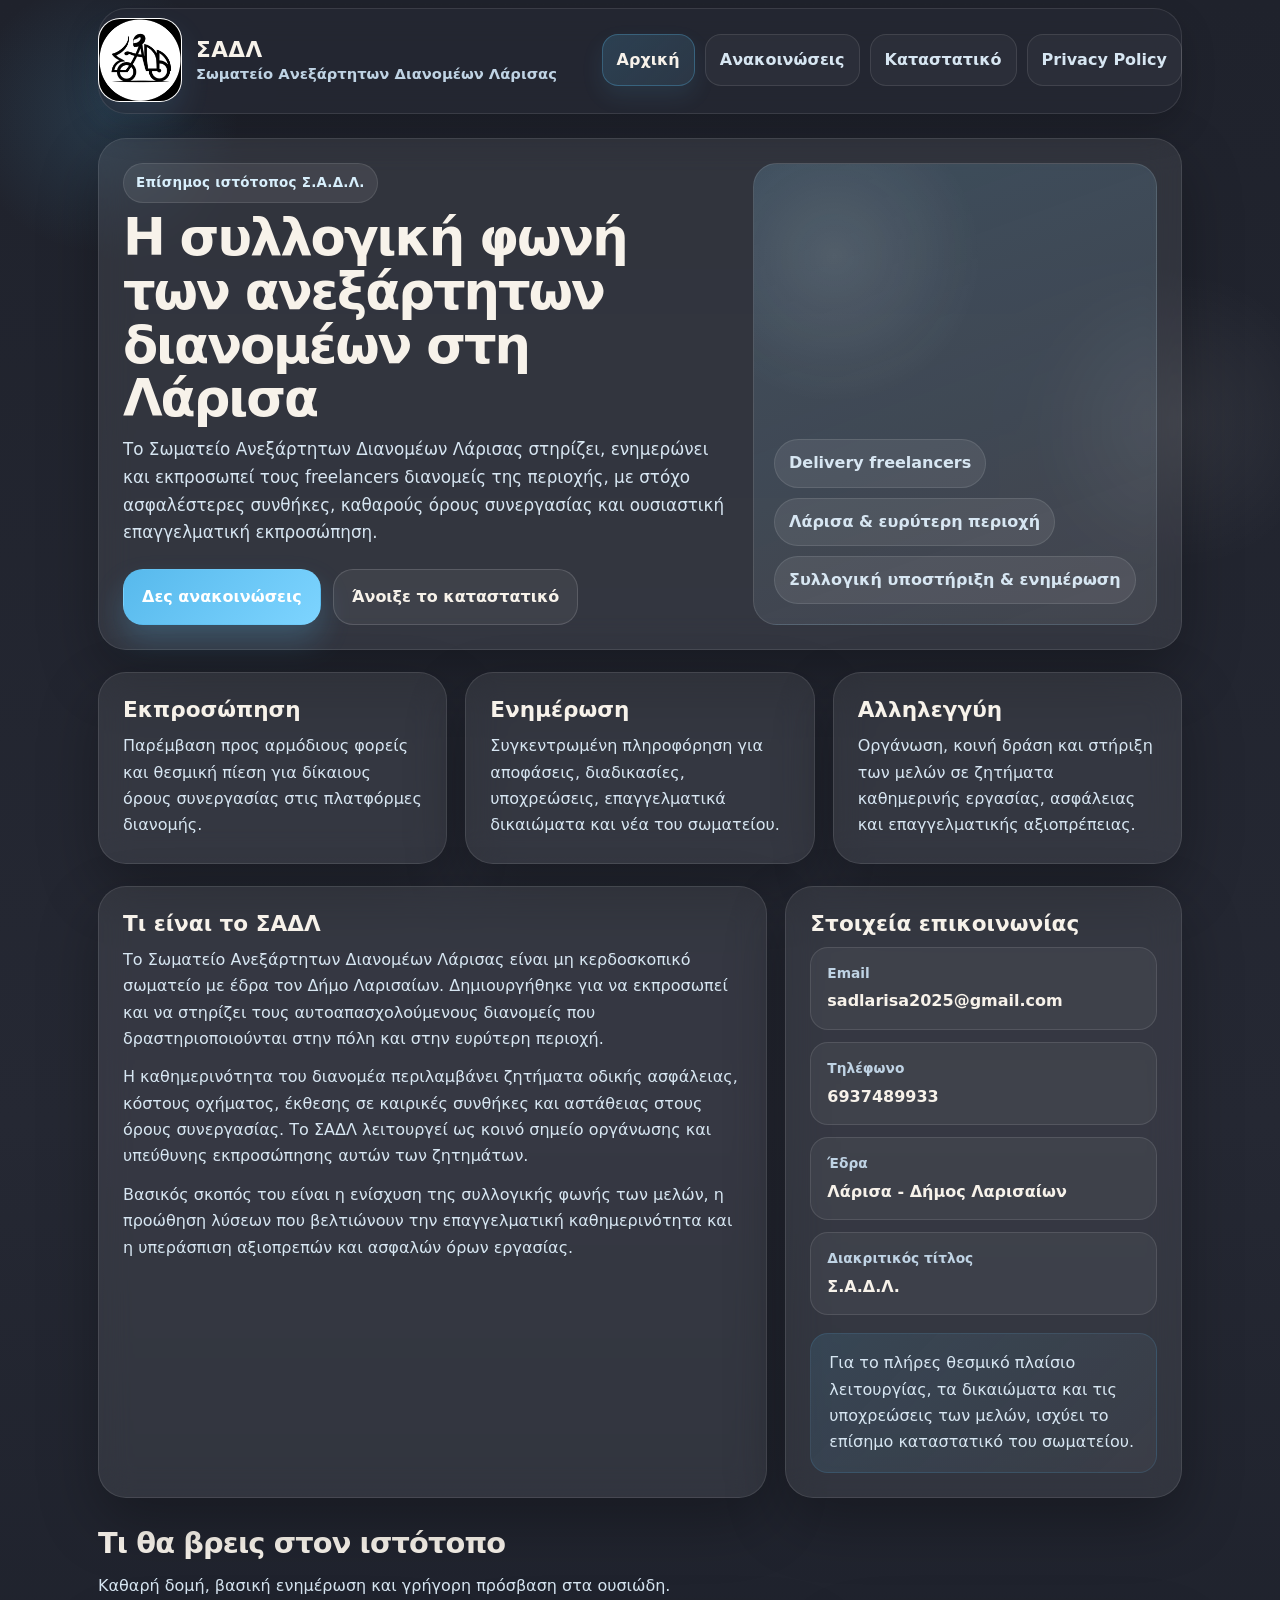
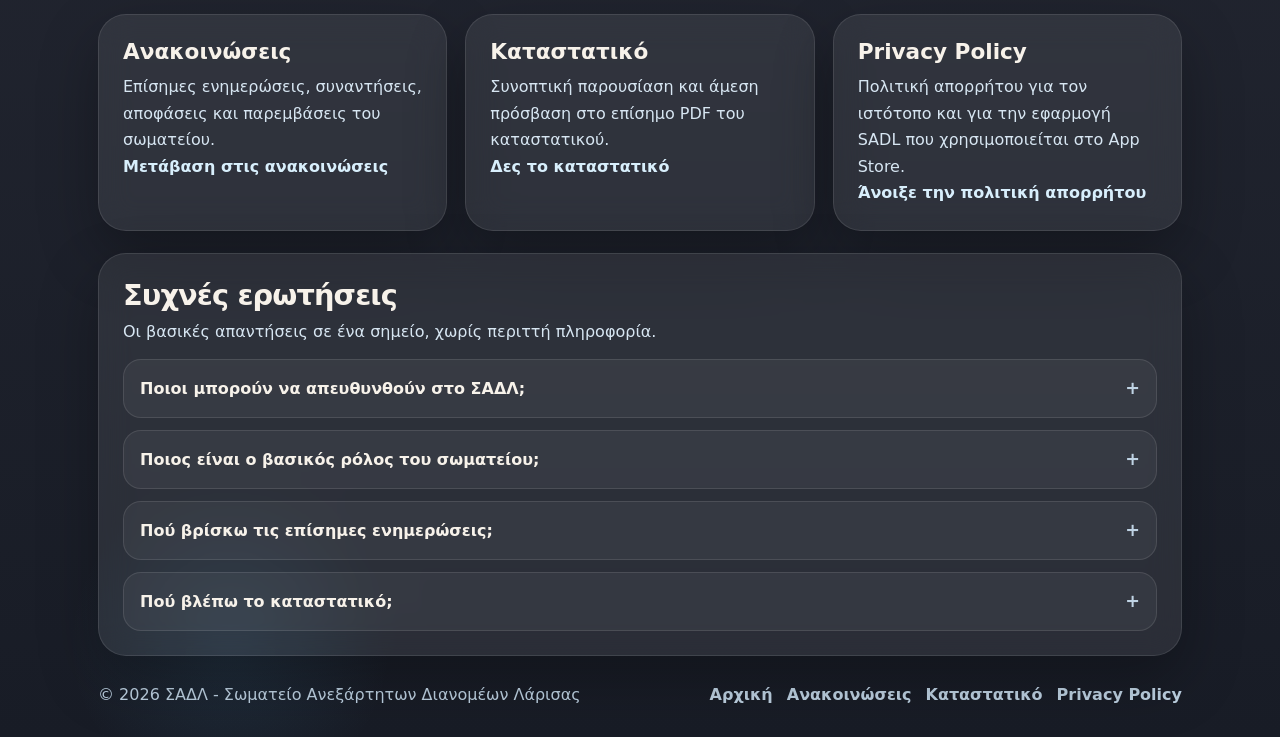
<file: index.html>
﻿<!DOCTYPE html>
<html lang="el">
<head>
  <meta charset="UTF-8" />
  <meta name="viewport" content="width=device-width, initial-scale=1.0" />
  <title>ΣΑΔΛ - Σωματείο Ανεξάρτητων Διανομέων Λάρισας</title>
  <meta name="description" content="Επίσημος ιστότοπος του Σωματείου Ανεξάρτητων Διανομέων Λάρισας (ΣΑΔΛ) με ενημέρωση, ανακοινώσεις, καταστατικό και στοιχεία επικοινωνίας." />
  <link rel="stylesheet" href="styles.css" />
</head>
<body>
  <div class="site-shell">
    <header class="topbar shell">
      <a class="brand" href="index.html" aria-label="ΣΑΔΛ αρχική">
        <span class="brand-mark"><img src="photo.jpg" alt="Λογότυπο ΣΑΔΛ" /></span>
        <span class="brand-copy"><strong>ΣΑΔΛ</strong><span>Σωματείο Ανεξάρτητων Διανομέων Λάρισας</span></span>
      </a>
      <nav class="topnav" aria-label="Κύρια πλοήγηση">
        <a class="is-active" href="index.html">Αρχική</a>
        <a href="anakoinoseis.html">Ανακοινώσεις</a>
        <a href="katastatiko.html">Καταστατικό</a>
        <a href="privacy.html">Privacy Policy</a>
      </nav>
    </header>
    <main class="shell">
      <section class="hero card">
        <div class="hero-copy">
          <span class="eyebrow">Επίσημος ιστότοπος Σ.Α.Δ.Λ.</span>
          <h1>Η συλλογική φωνή των ανεξάρτητων διανομέων στη Λάρισα</h1>
          <p class="lead">Το Σωματείο Ανεξάρτητων Διανομέων Λάρισας στηρίζει, ενημερώνει και εκπροσωπεί τους freelancers διανομείς της περιοχής, με στόχο ασφαλέστερες συνθήκες, καθαρούς όρους συνεργασίας και ουσιαστική επαγγελματική εκπροσώπηση.</p>
          <div class="cta-row">
            <a class="btn btn-primary" href="anakoinoseis.html">Δες ανακοινώσεις</a>
            <a class="btn" href="katastatiko.html">Άνοιξε το καταστατικό</a>
          </div>
        </div>
        <div class="hero-panel">
          <div class="info-stack">
            <div class="info-pill">Delivery freelancers</div>
            <div class="info-pill">Λάρισα & ευρύτερη περιοχή</div>
            <div class="info-pill">Συλλογική υποστήριξη & ενημέρωση</div>
          </div>
        </div>
      </section>
      <section class="grid-3 section-gap">
        <article class="card feature-card"><h2>Εκπροσώπηση</h2><p>Παρέμβαση προς αρμόδιους φορείς και θεσμική πίεση για δίκαιους όρους συνεργασίας στις πλατφόρμες διανομής.</p></article>
        <article class="card feature-card"><h2>Ενημέρωση</h2><p>Συγκεντρωμένη πληροφόρηση για αποφάσεις, διαδικασίες, υποχρεώσεις, επαγγελματικά δικαιώματα και νέα του σωματείου.</p></article>
        <article class="card feature-card"><h2>Αλληλεγγύη</h2><p>Οργάνωση, κοινή δράση και στήριξη των μελών σε ζητήματα καθημερινής εργασίας, ασφάλειας και επαγγελματικής αξιοπρέπειας.</p></article>
      </section>
      <section class="content-grid section-gap">
        <article class="card prose-card">
          <h2>Τι είναι το ΣΑΔΛ</h2>
          <p>Το Σωματείο Ανεξάρτητων Διανομέων Λάρισας είναι μη κερδοσκοπικό σωματείο με έδρα τον Δήμο Λαρισαίων. Δημιουργήθηκε για να εκπροσωπεί και να στηρίζει τους αυτοαπασχολούμενους διανομείς που δραστηριοποιούνται στην πόλη και στην ευρύτερη περιοχή.</p>
          <p>Η καθημερινότητα του διανομέα περιλαμβάνει ζητήματα οδικής ασφάλειας, κόστους οχήματος, έκθεσης σε καιρικές συνθήκες και αστάθειας στους όρους συνεργασίας. Το ΣΑΔΛ λειτουργεί ως κοινό σημείο οργάνωσης και υπεύθυνης εκπροσώπησης αυτών των ζητημάτων.</p>
          <p>Βασικός σκοπός του είναι η ενίσχυση της συλλογικής φωνής των μελών, η προώθηση λύσεων που βελτιώνουν την επαγγελματική καθημερινότητα και η υπεράσπιση αξιοπρεπών και ασφαλών όρων εργασίας.</p>
        </article>
        <aside class="card sidebar-card">
          <h2>Στοιχεία επικοινωνίας</h2>
          <div class="contact-list">
            <div class="contact-item"><span>Email</span><a href="mailto:sadlarisa2025@gmail.com">sadlarisa2025@gmail.com</a></div>
            <div class="contact-item"><span>Τηλέφωνο</span><a href="tel:+306937489933">6937489933</a></div>
            <div class="contact-item"><span>Έδρα</span><strong>Λάρισα - Δήμος Λαρισαίων</strong></div>
            <div class="contact-item"><span>Διακριτικός τίτλος</span><strong>Σ.Α.Δ.Λ.</strong></div>
          </div>
          <div class="note-box">Για το πλήρες θεσμικό πλαίσιο λειτουργίας, τα δικαιώματα και τις υποχρεώσεις των μελών, ισχύει το επίσημο καταστατικό του σωματείου.</div>
        </aside>
      </section>
      <section class="section-gap">
        <div class="section-head"><h2>Τι θα βρεις στον ιστότοπο</h2><p>Καθαρή δομή, βασική ενημέρωση και γρήγορη πρόσβαση στα ουσιώδη.</p></div>
        <div class="grid-3">
          <article class="card mini-card"><h2>Ανακοινώσεις</h2><p>Επίσημες ενημερώσεις, συναντήσεις, αποφάσεις και παρεμβάσεις του σωματείου.</p><a class="text-link" href="anakoinoseis.html">Μετάβαση στις ανακοινώσεις</a></article>
          <article class="card mini-card"><h2>Καταστατικό</h2><p>Συνοπτική παρουσίαση και άμεση πρόσβαση στο επίσημο PDF του καταστατικού.</p><a class="text-link" href="katastatiko.html">Δες το καταστατικό</a></article>
          <article class="card mini-card"><h2>Privacy Policy</h2><p>Πολιτική απορρήτου για τον ιστότοπο και για την εφαρμογή SADL που χρησιμοποιείται στο App Store.</p><a class="text-link" href="privacy.html">Άνοιξε την πολιτική απορρήτου</a></article>
        </div>
      </section>
      <section class="section-gap card faq-card" id="faq">
        <div class="section-head"><h2>Συχνές ερωτήσεις</h2><p>Οι βασικές απαντήσεις σε ένα σημείο, χωρίς περιττή πληροφορία.</p></div>
        <div class="faq-list">
          <details><summary>Ποιοι μπορούν να απευθυνθούν στο ΣΑΔΛ;</summary><p>Το σωματείο απευθύνεται κυρίως σε ανεξάρτητους διανομείς που δραστηριοποιούνται στη Λάρισα και στην ευρύτερη περιοχή.</p></details>
          <details><summary>Ποιος είναι ο βασικός ρόλος του σωματείου;</summary><p>Η συλλογική εκπροσώπηση, η ενημέρωση των μελών και η προώθηση λύσεων που βελτιώνουν τις επαγγελματικές συνθήκες των διανομέων.</p></details>
          <details><summary>Πού βρίσκω τις επίσημες ενημερώσεις;</summary><p>Στη σελίδα ανακοινώσεων δημοσιεύονται οι βασικές ενημερώσεις, παρεμβάσεις και αποφάσεις του σωματείου.</p></details>
          <details><summary>Πού βλέπω το καταστατικό;</summary><p>Από τη σελίδα καταστατικού μπορείς να ανοίξεις ή να κατεβάσεις το επίσημο PDF.</p></details>
        </div>
      </section>
    </main>
    <footer class="site-footer shell">
      <div>© <span id="year"></span> ΣΑΔΛ - Σωματείο Ανεξάρτητων Διανομέων Λάρισας</div>
      <div class="footer-links"><a href="index.html">Αρχική</a><a href="anakoinoseis.html">Ανακοινώσεις</a><a href="katastatiko.html">Καταστατικό</a><a href="privacy.html">Privacy Policy</a></div>
    </footer>
  </div>
  <script>document.getElementById('year').textContent = new Date().getFullYear();</script>
</body>
</html>
</file>
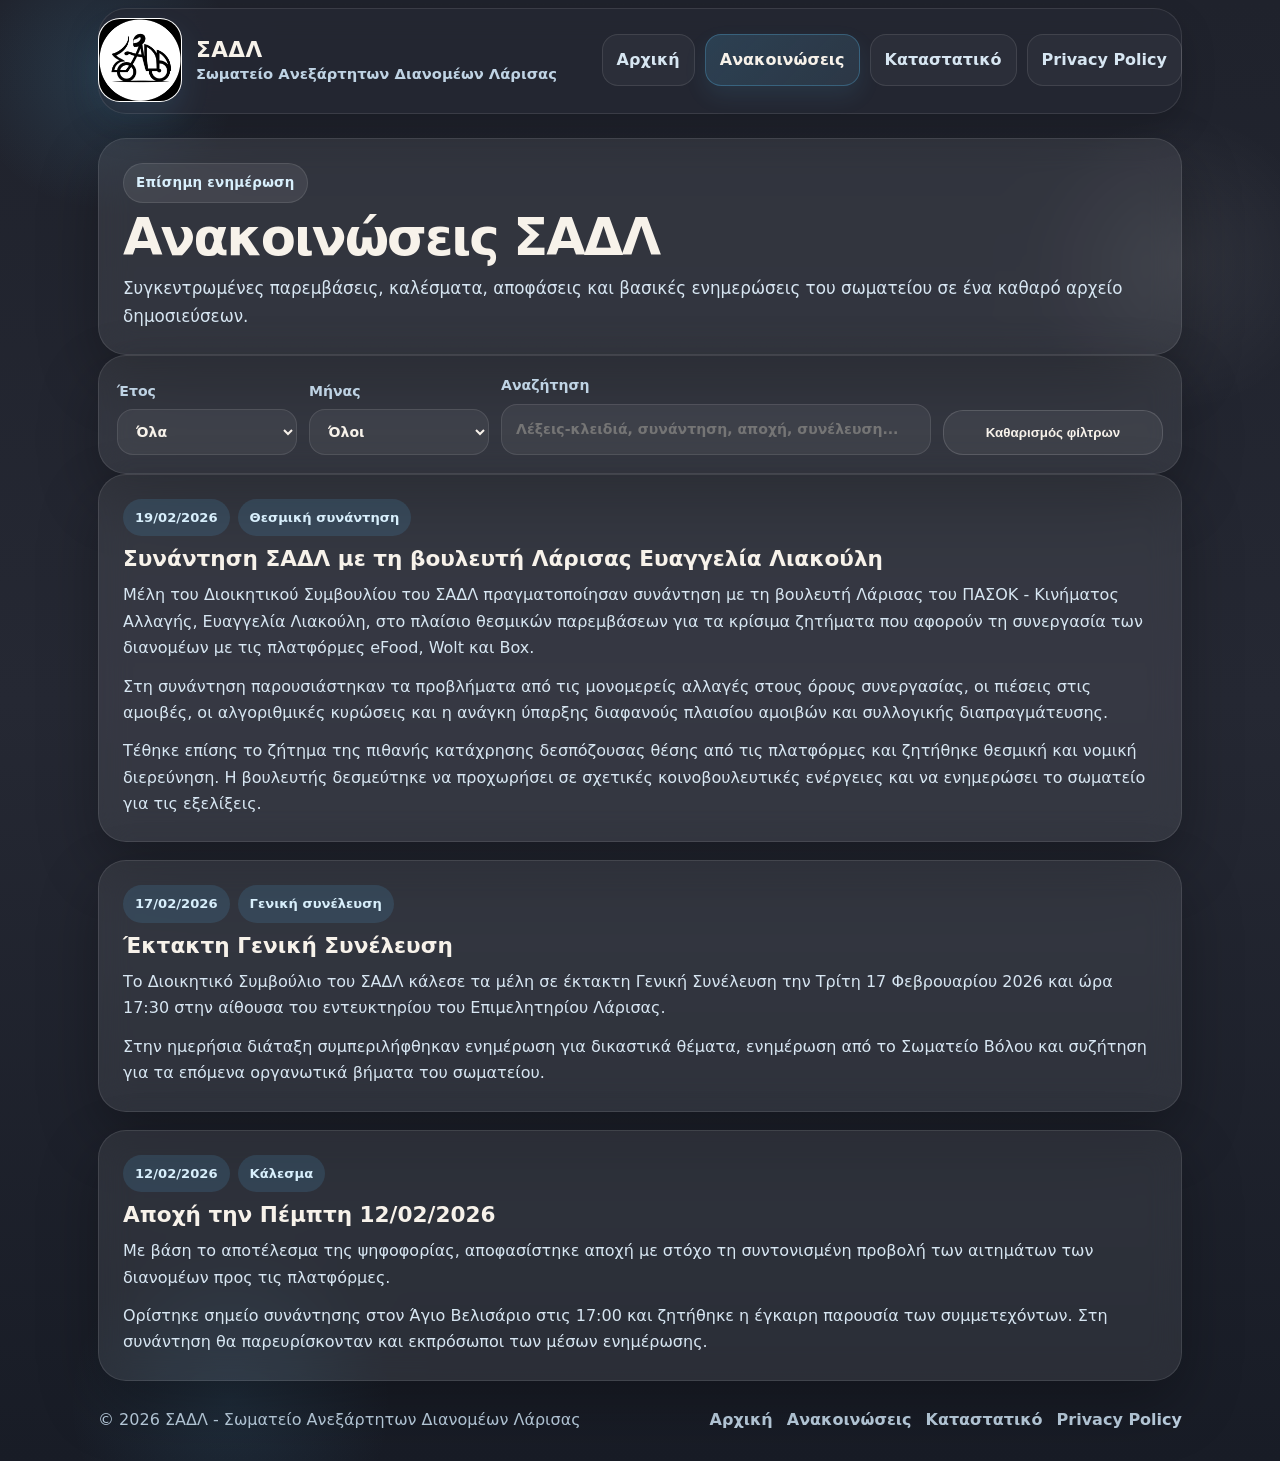
<file: anakoinoseis.html>
﻿<!DOCTYPE html>
<html lang="el">
<head>
  <meta charset="UTF-8" />
  <meta name="viewport" content="width=device-width, initial-scale=1.0" />
  <title>Ανακοινώσεις - ΣΑΔΛ</title>
  <meta name="description" content="Ανακοινώσεις και επίσημες ενημερώσεις του Σωματείου Ανεξάρτητων Διανομέων Λάρισας." />
  <link rel="stylesheet" href="styles.css" />
</head>
<body>
  <div class="site-shell">
    <header class="topbar shell">
      <a class="brand" href="index.html" aria-label="ΣΑΔΛ αρχική">
        <span class="brand-mark"><img src="photo.jpg" alt="Λογότυπο ΣΑΔΛ" /></span>
        <span class="brand-copy"><strong>ΣΑΔΛ</strong><span>Σωματείο Ανεξάρτητων Διανομέων Λάρισας</span></span>
      </a>
      <nav class="topnav" aria-label="Κύρια πλοήγηση">
        <a href="index.html">Αρχική</a>
        <a class="is-active" href="anakoinoseis.html">Ανακοινώσεις</a>
        <a href="katastatiko.html">Καταστατικό</a>
        <a href="privacy.html">Privacy Policy</a>
      </nav>
    </header>
    <main class="shell">
      <section class="page-hero card">
        <span class="eyebrow">Επίσημη ενημέρωση</span>
        <h1>Ανακοινώσεις ΣΑΔΛ</h1>
        <p class="lead">Συγκεντρωμένες παρεμβάσεις, καλέσματα, αποφάσεις και βασικές ενημερώσεις του σωματείου σε ένα καθαρό αρχείο δημοσιεύσεων.</p>
      </section>
      <section class="card filters-card">
        <div class="filters-grid">
          <label>Έτος<select id="yearFilter"><option value="all">Όλα</option><option value="2026">2026</option></select></label>
          <label>Μήνας<select id="monthFilter"><option value="all">Όλοι</option><option value="02">Φεβρουάριος</option></select></label>
          <label class="search-field">Αναζήτηση<input id="queryFilter" type="search" placeholder="Λέξεις-κλειδιά, συνάντηση, αποχή, συνέλευση..." /></label>
          <button class="btn" id="clearFilters" type="button">Καθαρισμός φίλτρων</button>
        </div>
      </section>
      <section class="announcements-grid" id="announcements">
        <article class="card announcement" data-year="2026" data-month="02">
          <div class="announcement-meta"><span>19/02/2026</span><span>Θεσμική συνάντηση</span></div>
          <h2>Συνάντηση ΣΑΔΛ με τη βουλευτή Λάρισας Ευαγγελία Λιακούλη</h2>
          <p>Μέλη του Διοικητικού Συμβουλίου του ΣΑΔΛ πραγματοποίησαν συνάντηση με τη βουλευτή Λάρισας του ΠΑΣΟΚ - Κινήματος Αλλαγής, Ευαγγελία Λιακούλη, στο πλαίσιο θεσμικών παρεμβάσεων για τα κρίσιμα ζητήματα που αφορούν τη συνεργασία των διανομέων με τις πλατφόρμες eFood, Wolt και Box.</p>
          <p>Στη συνάντηση παρουσιάστηκαν τα προβλήματα από τις μονομερείς αλλαγές στους όρους συνεργασίας, οι πιέσεις στις αμοιβές, οι αλγοριθμικές κυρώσεις και η ανάγκη ύπαρξης διαφανούς πλαισίου αμοιβών και συλλογικής διαπραγμάτευσης.</p>
          <p>Τέθηκε επίσης το ζήτημα της πιθανής κατάχρησης δεσπόζουσας θέσης από τις πλατφόρμες και ζητήθηκε θεσμική και νομική διερεύνηση. Η βουλευτής δεσμεύτηκε να προχωρήσει σε σχετικές κοινοβουλευτικές ενέργειες και να ενημερώσει το σωματείο για τις εξελίξεις.</p>
        </article>
        <article class="card announcement" data-year="2026" data-month="02">
          <div class="announcement-meta"><span>17/02/2026</span><span>Γενική συνέλευση</span></div>
          <h2>Έκτακτη Γενική Συνέλευση</h2>
          <p>Το Διοικητικό Συμβούλιο του ΣΑΔΛ κάλεσε τα μέλη σε έκτακτη Γενική Συνέλευση την Τρίτη 17 Φεβρουαρίου 2026 και ώρα 17:30 στην αίθουσα του εντευκτηρίου του Επιμελητηρίου Λάρισας.</p>
          <p>Στην ημερήσια διάταξη συμπεριλήφθηκαν ενημέρωση για δικαστικά θέματα, ενημέρωση από το Σωματείο Βόλου και συζήτηση για τα επόμενα οργανωτικά βήματα του σωματείου.</p>
        </article>
        <article class="card announcement" data-year="2026" data-month="02">
          <div class="announcement-meta"><span>12/02/2026</span><span>Κάλεσμα</span></div>
          <h2>Αποχή την Πέμπτη 12/02/2026</h2>
          <p>Με βάση το αποτέλεσμα της ψηφοφορίας, αποφασίστηκε αποχή με στόχο τη συντονισμένη προβολή των αιτημάτων των διανομέων προς τις πλατφόρμες.</p>
          <p>Ορίστηκε σημείο συνάντησης στον Άγιο Βελισάριο στις 17:00 και ζητήθηκε η έγκαιρη παρουσία των συμμετεχόντων. Στη συνάντηση θα παρευρίσκονταν και εκπρόσωποι των μέσων ενημέρωσης.</p>
        </article>
      </section>
    </main>
    <footer class="site-footer shell">
      <div>© <span id="year"></span> ΣΑΔΛ - Σωματείο Ανεξάρτητων Διανομέων Λάρισας</div>
      <div class="footer-links"><a href="index.html">Αρχική</a><a href="anakoinoseis.html">Ανακοινώσεις</a><a href="katastatiko.html">Καταστατικό</a><a href="privacy.html">Privacy Policy</a></div>
    </footer>
  </div>
  <script>
    document.getElementById('year').textContent = new Date().getFullYear();
    const yearFilter = document.getElementById('yearFilter');
    const monthFilter = document.getElementById('monthFilter');
    const queryFilter = document.getElementById('queryFilter');
    const clearFilters = document.getElementById('clearFilters');
    const cards = [...document.querySelectorAll('.announcement')];
    const normalize = (value) => String(value || '').toLowerCase().normalize('NFD').replace(/\p{Diacritic}/gu, '');
    const applyFilters = () => {
      const selectedYear = yearFilter.value;
      const selectedMonth = monthFilter.value;
      const query = normalize(queryFilter.value);
      cards.forEach((card) => {
        const matchesYear = selectedYear === 'all' || card.dataset.year === selectedYear;
        const matchesMonth = selectedMonth === 'all' || card.dataset.month === selectedMonth;
        const matchesQuery = query.length === 0 || normalize(card.innerText).includes(query);
        card.style.display = matchesYear && matchesMonth && matchesQuery ? 'block' : 'none';
      });
    };
    yearFilter.addEventListener('change', applyFilters);
    monthFilter.addEventListener('change', applyFilters);
    queryFilter.addEventListener('input', applyFilters);
    clearFilters.addEventListener('click', () => { yearFilter.value = 'all'; monthFilter.value = 'all'; queryFilter.value = ''; applyFilters(); });
  </script>
</body>
</html>
</file>
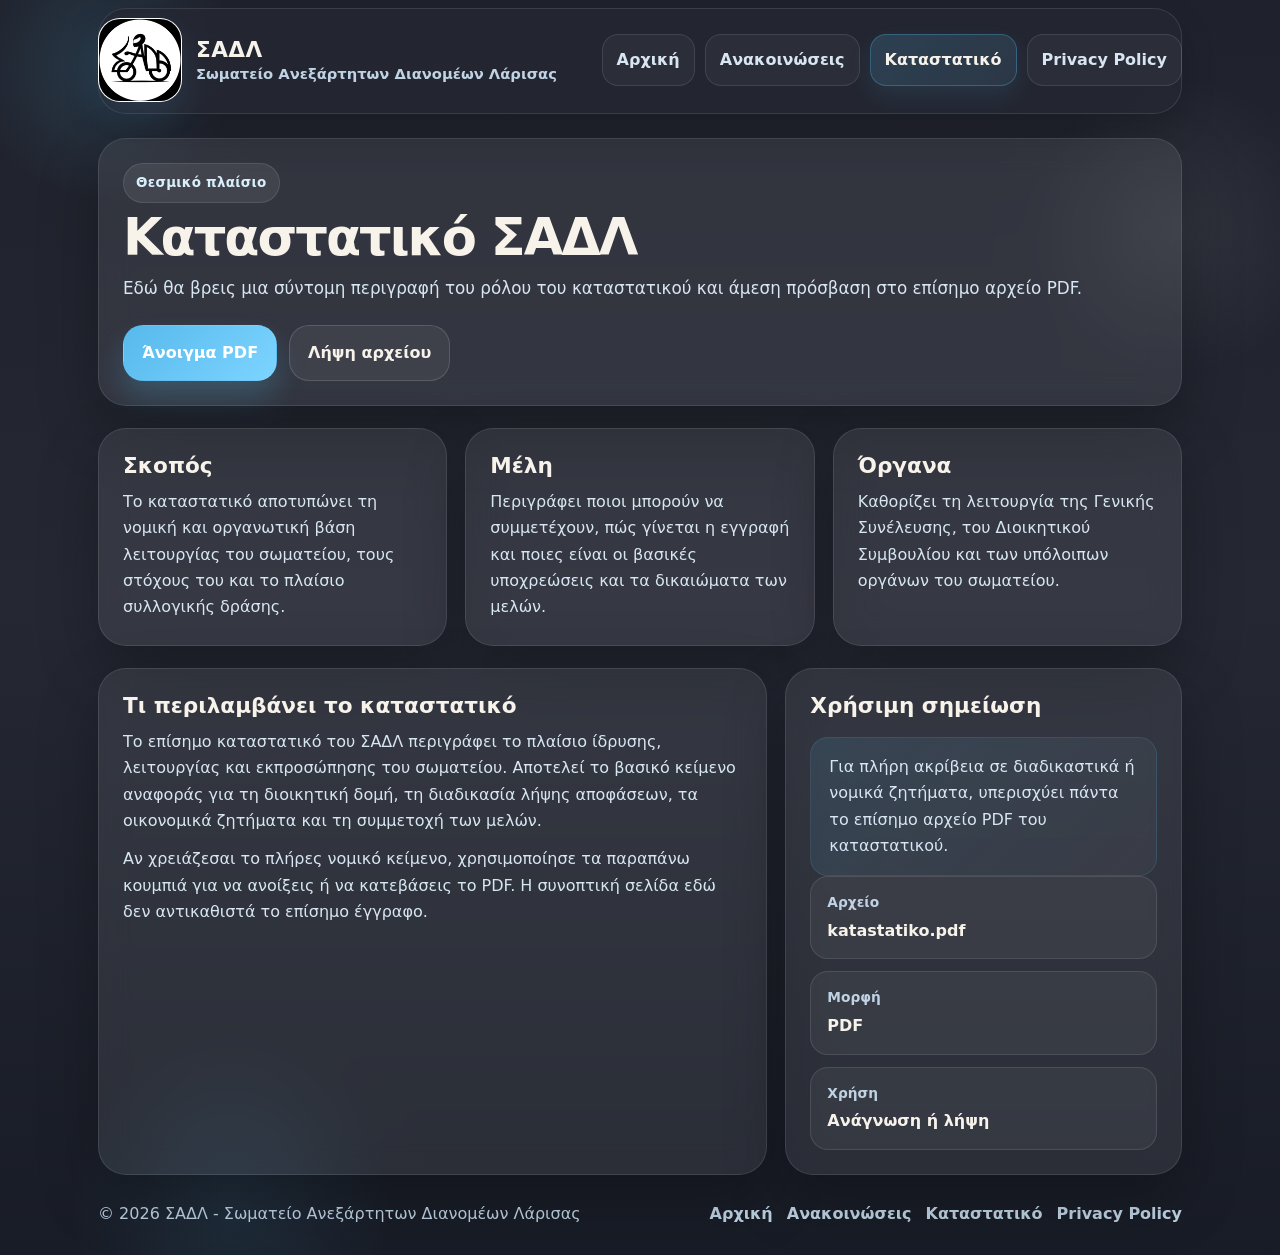
<file: katastatiko.html>
﻿<!DOCTYPE html>
<html lang="el">
<head>
  <meta charset="UTF-8" />
  <meta name="viewport" content="width=device-width, initial-scale=1.0" />
  <title>Καταστατικό - ΣΑΔΛ</title>
  <meta name="description" content="Συνοπτική παρουσίαση και πρόσβαση στο επίσημο καταστατικό του ΣΑΔΛ." />
  <link rel="stylesheet" href="styles.css" />
</head>
<body>
  <div class="site-shell">
    <header class="topbar shell">
      <a class="brand" href="index.html" aria-label="ΣΑΔΛ αρχική">
        <span class="brand-mark"><img src="photo.jpg" alt="Λογότυπο ΣΑΔΛ" /></span>
        <span class="brand-copy"><strong>ΣΑΔΛ</strong><span>Σωματείο Ανεξάρτητων Διανομέων Λάρισας</span></span>
      </a>
      <nav class="topnav" aria-label="Κύρια πλοήγηση">
        <a href="index.html">Αρχική</a>
        <a href="anakoinoseis.html">Ανακοινώσεις</a>
        <a class="is-active" href="katastatiko.html">Καταστατικό</a>
        <a href="privacy.html">Privacy Policy</a>
      </nav>
    </header>
    <main class="shell">
      <section class="page-hero card">
        <span class="eyebrow">Θεσμικό πλαίσιο</span>
        <h1>Καταστατικό ΣΑΔΛ</h1>
        <p class="lead">Εδώ θα βρεις μια σύντομη περιγραφή του ρόλου του καταστατικού και άμεση πρόσβαση στο επίσημο αρχείο PDF.</p>
        <div class="cta-row"><a class="btn btn-primary" href="katastatiko.pdf" target="_blank" rel="noopener">Άνοιγμα PDF</a><a class="btn" href="katastatiko.pdf" download>Λήψη αρχείου</a></div>
      </section>
      <section class="grid-3 section-gap">
        <article class="card mini-card"><h2>Σκοπός</h2><p>Το καταστατικό αποτυπώνει τη νομική και οργανωτική βάση λειτουργίας του σωματείου, τους στόχους του και το πλαίσιο συλλογικής δράσης.</p></article>
        <article class="card mini-card"><h2>Μέλη</h2><p>Περιγράφει ποιοι μπορούν να συμμετέχουν, πώς γίνεται η εγγραφή και ποιες είναι οι βασικές υποχρεώσεις και τα δικαιώματα των μελών.</p></article>
        <article class="card mini-card"><h2>Όργανα</h2><p>Καθορίζει τη λειτουργία της Γενικής Συνέλευσης, του Διοικητικού Συμβουλίου και των υπόλοιπων οργάνων του σωματείου.</p></article>
      </section>
      <section class="content-grid section-gap">
        <article class="card prose-card">
          <h2>Τι περιλαμβάνει το καταστατικό</h2>
          <p>Το επίσημο καταστατικό του ΣΑΔΛ περιγράφει το πλαίσιο ίδρυσης, λειτουργίας και εκπροσώπησης του σωματείου. Αποτελεί το βασικό κείμενο αναφοράς για τη διοικητική δομή, τη διαδικασία λήψης αποφάσεων, τα οικονομικά ζητήματα και τη συμμετοχή των μελών.</p>
          <p>Αν χρειάζεσαι το πλήρες νομικό κείμενο, χρησιμοποίησε τα παραπάνω κουμπιά για να ανοίξεις ή να κατεβάσεις το PDF. Η συνοπτική σελίδα εδώ δεν αντικαθιστά το επίσημο έγγραφο.</p>
        </article>
        <aside class="card sidebar-card">
          <h2>Χρήσιμη σημείωση</h2>
          <div class="note-box">Για πλήρη ακρίβεια σε διαδικαστικά ή νομικά ζητήματα, υπερισχύει πάντα το επίσημο αρχείο PDF του καταστατικού.</div>
          <div class="contact-list">
            <div class="contact-item"><span>Αρχείο</span><strong>katastatiko.pdf</strong></div>
            <div class="contact-item"><span>Μορφή</span><strong>PDF</strong></div>
            <div class="contact-item"><span>Χρήση</span><strong>Ανάγνωση ή λήψη</strong></div>
          </div>
        </aside>
      </section>
    </main>
    <footer class="site-footer shell">
      <div>© <span id="year"></span> ΣΑΔΛ - Σωματείο Ανεξάρτητων Διανομέων Λάρισας</div>
      <div class="footer-links"><a href="index.html">Αρχική</a><a href="anakoinoseis.html">Ανακοινώσεις</a><a href="katastatiko.html">Καταστατικό</a><a href="privacy.html">Privacy Policy</a></div>
    </footer>
  </div>
  <script>document.getElementById('year').textContent = new Date().getFullYear();</script>
</body>
</html>
</file>
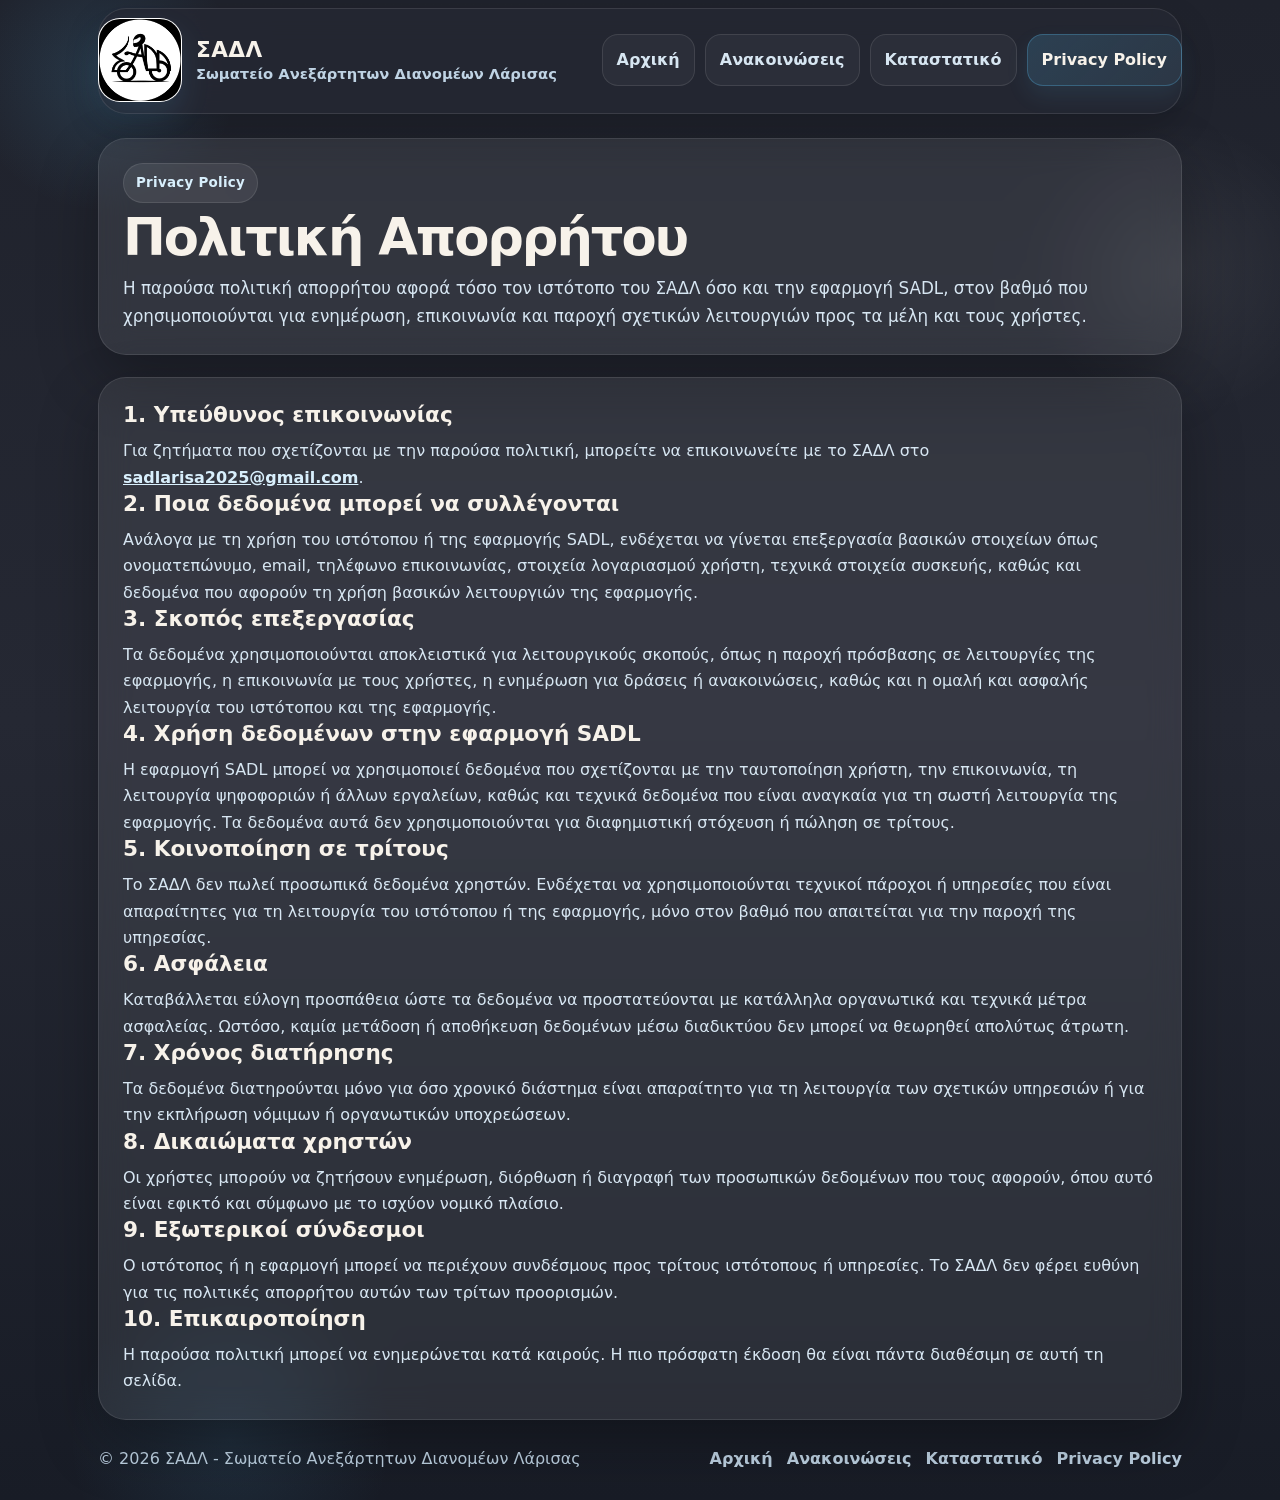
<file: privacy.html>
﻿<!DOCTYPE html>
<html lang="el">
<head>
  <meta charset="UTF-8" />
  <meta name="viewport" content="width=device-width, initial-scale=1.0" />
  <title>Privacy Policy - SADL</title>
  <meta name="description" content="Πολιτική απορρήτου για τον ιστότοπο και την εφαρμογή SADL." />
  <link rel="stylesheet" href="styles.css" />
</head>
<body>
  <div class="site-shell">
    <header class="topbar shell">
      <a class="brand" href="index.html" aria-label="ΣΑΔΛ αρχική">
        <span class="brand-mark"><img src="photo.jpg" alt="Λογότυπο ΣΑΔΛ" /></span>
        <span class="brand-copy"><strong>ΣΑΔΛ</strong><span>Σωματείο Ανεξάρτητων Διανομέων Λάρισας</span></span>
      </a>
      <nav class="topnav" aria-label="Κύρια πλοήγηση">
        <a href="index.html">Αρχική</a>
        <a href="anakoinoseis.html">Ανακοινώσεις</a>
        <a href="katastatiko.html">Καταστατικό</a>
        <a class="is-active" href="privacy.html">Privacy Policy</a>
      </nav>
    </header>
    <main class="shell">
      <section class="page-hero card">
        <span class="eyebrow">Privacy Policy</span>
        <h1>Πολιτική Απορρήτου</h1>
        <p class="lead">Η παρούσα πολιτική απορρήτου αφορά τόσο τον ιστότοπο του ΣΑΔΛ όσο και την εφαρμογή SADL, στον βαθμό που χρησιμοποιούνται για ενημέρωση, επικοινωνία και παροχή σχετικών λειτουργιών προς τα μέλη και τους χρήστες.</p>
      </section>
      <section class="section-gap card prose-card">
        <h2>1. Υπεύθυνος επικοινωνίας</h2>
        <p>Για ζητήματα που σχετίζονται με την παρούσα πολιτική, μπορείτε να επικοινωνείτε με το ΣΑΔΛ στο <a class="text-link inline-link" href="mailto:sadlarisa2025@gmail.com">sadlarisa2025@gmail.com</a>.</p>
        <h2>2. Ποια δεδομένα μπορεί να συλλέγονται</h2>
        <p>Ανάλογα με τη χρήση του ιστότοπου ή της εφαρμογής SADL, ενδέχεται να γίνεται επεξεργασία βασικών στοιχείων όπως ονοματεπώνυμο, email, τηλέφωνο επικοινωνίας, στοιχεία λογαριασμού χρήστη, τεχνικά στοιχεία συσκευής, καθώς και δεδομένα που αφορούν τη χρήση βασικών λειτουργιών της εφαρμογής.</p>
        <h2>3. Σκοπός επεξεργασίας</h2>
        <p>Τα δεδομένα χρησιμοποιούνται αποκλειστικά για λειτουργικούς σκοπούς, όπως η παροχή πρόσβασης σε λειτουργίες της εφαρμογής, η επικοινωνία με τους χρήστες, η ενημέρωση για δράσεις ή ανακοινώσεις, καθώς και η ομαλή και ασφαλής λειτουργία του ιστότοπου και της εφαρμογής.</p>
        <h2>4. Χρήση δεδομένων στην εφαρμογή SADL</h2>
        <p>Η εφαρμογή SADL μπορεί να χρησιμοποιεί δεδομένα που σχετίζονται με την ταυτοποίηση χρήστη, την επικοινωνία, τη λειτουργία ψηφοφοριών ή άλλων εργαλείων, καθώς και τεχνικά δεδομένα που είναι αναγκαία για τη σωστή λειτουργία της εφαρμογής. Τα δεδομένα αυτά δεν χρησιμοποιούνται για διαφημιστική στόχευση ή πώληση σε τρίτους.</p>
        <h2>5. Κοινοποίηση σε τρίτους</h2>
        <p>Το ΣΑΔΛ δεν πωλεί προσωπικά δεδομένα χρηστών. Ενδέχεται να χρησιμοποιούνται τεχνικοί πάροχοι ή υπηρεσίες που είναι απαραίτητες για τη λειτουργία του ιστότοπου ή της εφαρμογής, μόνο στον βαθμό που απαιτείται για την παροχή της υπηρεσίας.</p>
        <h2>6. Ασφάλεια</h2>
        <p>Καταβάλλεται εύλογη προσπάθεια ώστε τα δεδομένα να προστατεύονται με κατάλληλα οργανωτικά και τεχνικά μέτρα ασφαλείας. Ωστόσο, καμία μετάδοση ή αποθήκευση δεδομένων μέσω διαδικτύου δεν μπορεί να θεωρηθεί απολύτως άτρωτη.</p>
        <h2>7. Χρόνος διατήρησης</h2>
        <p>Τα δεδομένα διατηρούνται μόνο για όσο χρονικό διάστημα είναι απαραίτητο για τη λειτουργία των σχετικών υπηρεσιών ή για την εκπλήρωση νόμιμων ή οργανωτικών υποχρεώσεων.</p>
        <h2>8. Δικαιώματα χρηστών</h2>
        <p>Οι χρήστες μπορούν να ζητήσουν ενημέρωση, διόρθωση ή διαγραφή των προσωπικών δεδομένων που τους αφορούν, όπου αυτό είναι εφικτό και σύμφωνο με το ισχύον νομικό πλαίσιο.</p>
        <h2>9. Εξωτερικοί σύνδεσμοι</h2>
        <p>Ο ιστότοπος ή η εφαρμογή μπορεί να περιέχουν συνδέσμους προς τρίτους ιστότοπους ή υπηρεσίες. Το ΣΑΔΛ δεν φέρει ευθύνη για τις πολιτικές απορρήτου αυτών των τρίτων προορισμών.</p>
        <h2>10. Επικαιροποίηση</h2>
        <p>Η παρούσα πολιτική μπορεί να ενημερώνεται κατά καιρούς. Η πιο πρόσφατη έκδοση θα είναι πάντα διαθέσιμη σε αυτή τη σελίδα.</p>
      </section>
    </main>
    <footer class="site-footer shell">
      <div>© <span id="year"></span> ΣΑΔΛ - Σωματείο Ανεξάρτητων Διανομέων Λάρισας</div>
      <div class="footer-links"><a href="index.html">Αρχική</a><a href="anakoinoseis.html">Ανακοινώσεις</a><a href="katastatiko.html">Καταστατικό</a><a href="privacy.html">Privacy Policy</a></div>
    </footer>
  </div>
  <script>document.getElementById('year').textContent = new Date().getFullYear();</script>
</body>
</html>
</file>
<file: styles.css>
﻿:root{
  --bg:#252833;
  --bg-top:#1f222c;
  --bg-bottom:#181c26;
  --surface:rgba(255,255,255,.08);
  --surface-strong:rgba(255,255,255,.10);
  --surface-soft:rgba(255,255,255,.06);
  --text:#f7f2ea;
  --muted:#d7e6f2;
  --muted-2:#bfd3e4;
  --line:rgba(255,255,255,.14);
  --line-soft:rgba(255,255,255,.10);
  --shadow:0 24px 60px rgba(0,0,0,.28);
  --shadow-soft:0 14px 34px rgba(0,0,0,.18);
  --radius-xl:28px;
  --radius-lg:22px;
  --radius-md:18px;
  --accent:#57b9ec;
  --accent-2:#7dd4ff;
  --accent-dark:#d8effc;
  --glow:rgba(87,185,236,.18);
  --shell:1120px;
}
*{box-sizing:border-box}
html{scroll-behavior:smooth}
body{
  margin:0;
  font-family:Inter,system-ui,-apple-system,BlinkMacSystemFont,"Segoe UI",sans-serif;
  color:var(--text);
  line-height:1.65;
  background:
    radial-gradient(220px 220px at 8% 5%, rgba(87,185,236,.14), transparent 62%),
    radial-gradient(240px 240px at 92% 18%, rgba(255,255,255,.07), transparent 62%),
    radial-gradient(260px 260px at 18% 96%, rgba(87,185,236,.10), transparent 62%),
    linear-gradient(180deg,var(--bg-top) 0%, var(--bg) 48%, var(--bg-bottom) 100%);
}
a{color:inherit;text-decoration:none} img{display:block;max-width:100%}
.site-shell{min-height:100vh}.shell{max-width:var(--shell);margin:0 auto;padding:18px}.section-gap{margin-top:22px}
.topbar{display:flex;flex-direction:column;gap:16px;position:sticky;top:0;z-index:20}
.topbar::before{
  content:"";position:absolute;inset:8px 18px auto;height:calc(100% - 16px);
  background:rgba(37,40,51,.82);border:1px solid var(--line-soft);border-radius:var(--radius-xl);
  box-shadow:var(--shadow-soft);backdrop-filter:blur(16px);z-index:-1;
}
.brand{display:flex;align-items:center;gap:14px}.brand-mark{width:84px;height:84px;border-radius:22px;overflow:hidden;background:#fff;border:1px solid rgba(255,255,255,.16);box-shadow:0 14px 30px rgba(87,185,236,.12);flex:0 0 auto}.brand-mark img{width:100%;height:100%;object-fit:cover}
.brand-copy{display:flex;flex-direction:column;line-height:1.1}.brand-copy strong{font-size:1.35rem;letter-spacing:.02em;color:var(--text)}.brand-copy span{color:var(--muted-2);font-size:.92rem;font-weight:700;margin-top:4px}
.topnav{display:grid;grid-template-columns:repeat(2,minmax(0,1fr));gap:10px}
.topnav a{text-align:center;padding:12px 14px;border-radius:16px;border:1px solid var(--line-soft);background:rgba(255,255,255,.04);font-weight:800;color:var(--muted);transition:.2s ease}
.topnav a:hover,.topnav a.is-active{background:linear-gradient(135deg, rgba(87,185,236,.18), rgba(125,212,255,.10));color:var(--text);border-color:rgba(87,185,236,.30);box-shadow:0 10px 22px rgba(87,185,236,.10)}
.card{border:1px solid var(--line-soft);background:var(--surface);border-radius:var(--radius-xl);box-shadow:var(--shadow);backdrop-filter:blur(16px);padding:24px}
.hero{display:grid;gap:24px}.hero-copy h1,.page-hero h1{margin:8px 0 10px;font-size:clamp(2rem,4vw,3.4rem);line-height:1.05;letter-spacing:-.04em;color:var(--text)}.lead{color:var(--muted);font-size:1.05rem;margin:0}.eyebrow{display:inline-flex;align-items:center;gap:8px;padding:8px 12px;border-radius:999px;background:rgba(255,255,255,.08);color:var(--accent-dark);font-weight:900;font-size:.84rem;letter-spacing:.02em;border:1px solid rgba(255,255,255,.10)}
.cta-row{display:flex;flex-wrap:wrap;gap:12px;margin-top:22px}.btn{display:inline-flex;justify-content:center;align-items:center;padding:14px 18px;border-radius:20px;border:1px solid var(--line);background:rgba(255,255,255,.06);color:var(--text);font-weight:900;transition:.2s ease;cursor:pointer}.btn:hover{transform:translateY(-1px);box-shadow:0 12px 24px rgba(0,0,0,.18)}.btn-primary{background:linear-gradient(135deg,var(--accent),var(--accent-2));border-color:transparent;color:#fff;box-shadow:0 16px 30px rgba(87,185,236,.24)}
.hero-panel{min-height:220px;border-radius:24px;background:radial-gradient(circle at 20% 20%, rgba(255,255,255,.10), transparent 30%),linear-gradient(160deg, rgba(87,185,236,.14), rgba(255,255,255,.04)),rgba(255,255,255,.04);border:1px solid var(--line-soft);padding:20px;display:flex;align-items:flex-end}
.info-stack{display:flex;flex-wrap:wrap;gap:10px}.info-pill{padding:10px 14px;border-radius:999px;background:rgba(255,255,255,.08);border:1px solid rgba(255,255,255,.10);font-weight:800;color:var(--muted)}
.grid-3,.content-grid,.announcements-grid{display:grid;gap:18px}.feature-card h2,.mini-card h2,.prose-card h2,.sidebar-card h2,.faq-card h2,.announcement h2{margin:0 0 10px;font-size:1.35rem;line-height:1.2;color:var(--text)}.feature-card p,.mini-card p,.prose-card p,.sidebar-card p,.announcement p,.section-head p{margin:0;color:var(--muted)}.prose-card p + p,.announcement p + p{margin-top:12px}.section-head{margin-bottom:14px}.section-head h2{margin:0 0 6px;font-size:1.8rem;letter-spacing:-.03em;color:var(--text)}
.contact-list{display:grid;gap:12px}.contact-item{display:flex;flex-direction:column;gap:4px;padding:14px 16px;border-radius:18px;background:rgba(255,255,255,.05);border:1px solid var(--line-soft)}.contact-item span{color:var(--muted-2);font-size:.86rem;font-weight:800}.contact-item a,.contact-item strong{font-size:1rem;font-weight:900;color:var(--text)}
.note-box{margin-top:18px;padding:16px 18px;border-radius:18px;background:linear-gradient(135deg, rgba(87,185,236,.12), rgba(255,255,255,.04));border:1px solid rgba(87,185,236,.14);color:var(--muted)}.text-link{color:var(--accent-dark);font-weight:900}.inline-link{text-decoration:underline}
.faq-list{display:grid;gap:12px}.faq-list details{border:1px solid var(--line-soft);border-radius:18px;background:rgba(255,255,255,.05);padding:14px 16px}.faq-list summary{list-style:none;cursor:pointer;font-weight:900;display:flex;align-items:center;justify-content:space-between;gap:12px;color:var(--text)}.faq-list summary::-webkit-details-marker{display:none}.faq-list summary::after{content:"+";color:var(--muted-2);font-size:1.1rem}.faq-list details[open] summary::after{content:"−"}.faq-list details p{margin:10px 0 0}
.filters-card{padding:18px}.filters-grid{display:grid;gap:12px}.filters-grid label{display:flex;flex-direction:column;gap:6px;color:var(--muted-2);font-size:.88rem;font-weight:900}.filters-grid select,.filters-grid input{width:100%;padding:13px 14px;border-radius:16px;border:1px solid var(--line-soft);background:rgba(255,255,255,.06);font:inherit;color:var(--text)}.filters-grid select:focus,.filters-grid input:focus{outline:1px solid rgba(87,185,236,.45)}
.announcement{display:block}.announcement-meta{display:flex;flex-wrap:wrap;gap:8px;margin-bottom:10px}.announcement-meta span{padding:8px 12px;border-radius:999px;background:rgba(87,185,236,.14);color:var(--accent-dark);font-size:.82rem;font-weight:900}
.site-footer{display:flex;flex-direction:column;gap:10px;color:var(--muted-2);padding-top:8px;padding-bottom:28px}.footer-links{display:flex;flex-wrap:wrap;gap:14px}.footer-links a{font-weight:800}
@media (min-width:760px){.topbar{flex-direction:row;align-items:center;justify-content:space-between}.topnav{grid-template-columns:repeat(4,auto)}.hero{grid-template-columns:1.2fr .8fr;align-items:stretch}.grid-3{grid-template-columns:repeat(3,minmax(0,1fr))}.content-grid{grid-template-columns:1.35fr .8fr}.filters-grid{grid-template-columns:180px 180px 1fr 220px;align-items:end}.site-footer{flex-direction:row;justify-content:space-between;align-items:center}}
</file>
